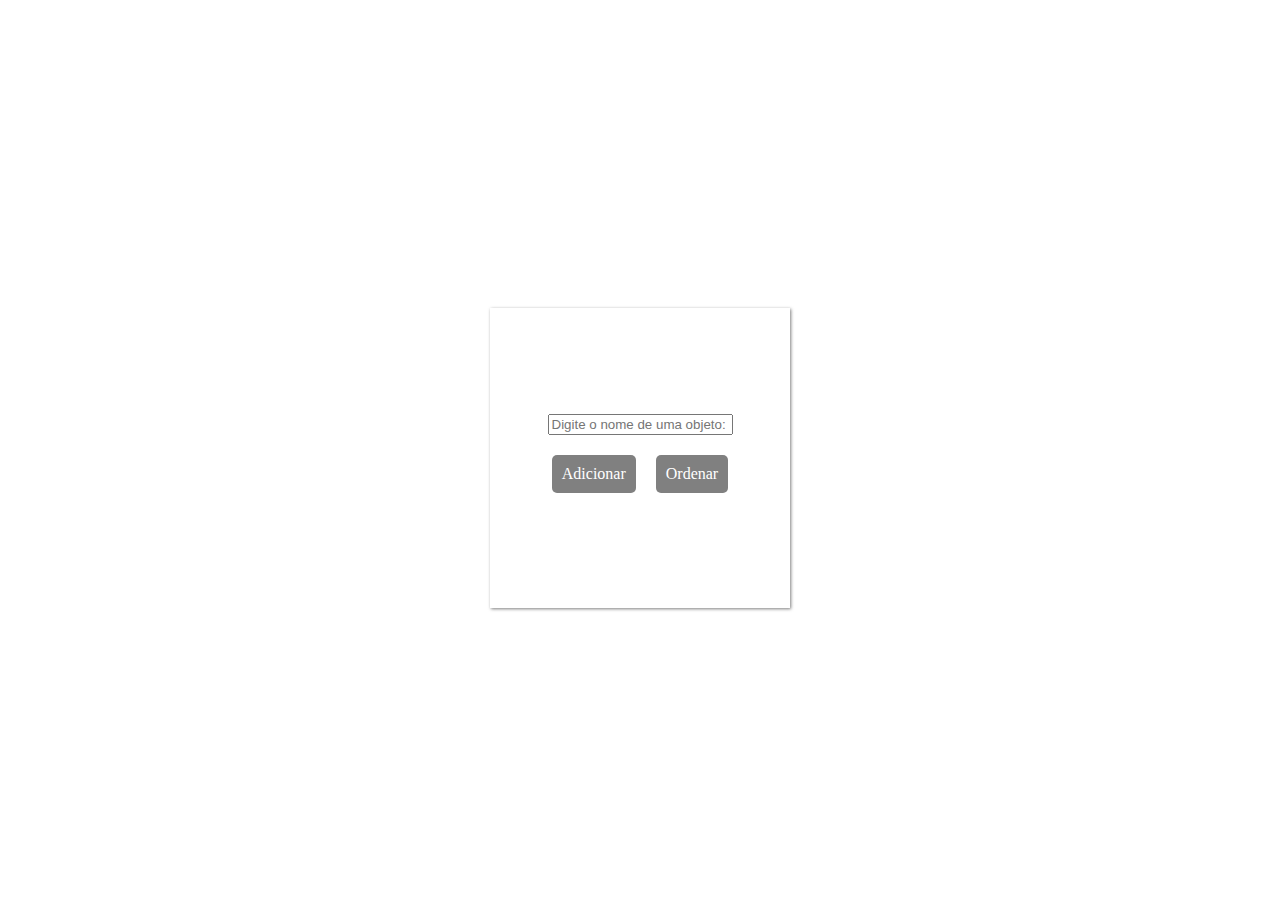
<file: Javascript/Exercício 10/index.html>
<!DOCTYPE html>
<html lang="en">
<head>
    <meta charset="UTF-8">
    <meta name="viewport" content="width=device-width, initial-scale=1.0">
    <title>Lista de elementos</title>
    <style>
        body{
            height: 100vh;
            display: flex;
            justify-content: center;
            align-items: center;
        }

        .container{
            display: flex;
            justify-content: center;
            align-items: center;
            flex-direction: column;
            box-shadow: 1px 1px 3px rgba(0, 0, 0, .5);
            width: 300px;
            height: 300px;
        }

        .btn-box{
            margin-top: 10px;
            display: flex;
            justify-content: center;
            align-items: center;
        }

        a{
            text-decoration: none;
            padding: 10px;
            background-color: grey;
            margin: 10px;
            border-radius: 5px;
            color: white;
            transition: background-color .25s linear;
        }
        a:hover{
            background-color: rgba(0, 0, 0, .7);
        }
        
    </style>
</head>
<body>
    <div class="container">
        <input type="text" name="texto" id="texto" placeholder="Digite o nome de uma objeto: ">
        <div class="btn-box">
            <a id="btn-adc" href="#">Adicionar</a> 
            <a id="btn-ord" href="#">Ordenar</a>
        </div>
    </div>

    <script>

        //Botão adicionar 
        let btnAdc = document.querySelector('#btn-adc')
        //Botão Ordenar
        let btnOrd = document.querySelector('#btn-ord')
        //Input do tipo texto 
        let field = document.querySelector('#texto')
        //Lista de objetos que serão inseridos no campo input
        let lista = []

        //Quando o usuário clicar no botão adicionar a função abaixo será executada
        btnAdc.addEventListener('click', () => {
            //Valor do campó input será adicionado a várial
            let textField = field.value.trim().toLowerCase()
            //Limpa o campo input
            field.value = ''
            //Se o usuário digitar uma string vazia uma mensagem será exibida
            if(textField == ""){
                alert('Informe um valor válido!')
            //Se o usuário digitar um elemento que já existe no array uma mensagem será exibida
            }else if(lista.indexOf(textField) != -1){
                alert('O valor já foi informado!')
            //O valor digita no campo está correto é será adicionado ao array
            }else{
                alert('Objeto já foi adicionado!!')
                lista.push(textField)
            }
            

            

            console.log("Verificando lista: " + lista)
        })

        //Quando o usuário clicar no botão ordenar a função abaixo será executada
        btnOrd.addEventListener('click', () => {
            //Ordena o array em ordem alfabetica 
            lista.sort()

            console.log("A lista foi ordenada com sucesso!! " + lista)
        })

    </script>
</body>
</html>
</file>
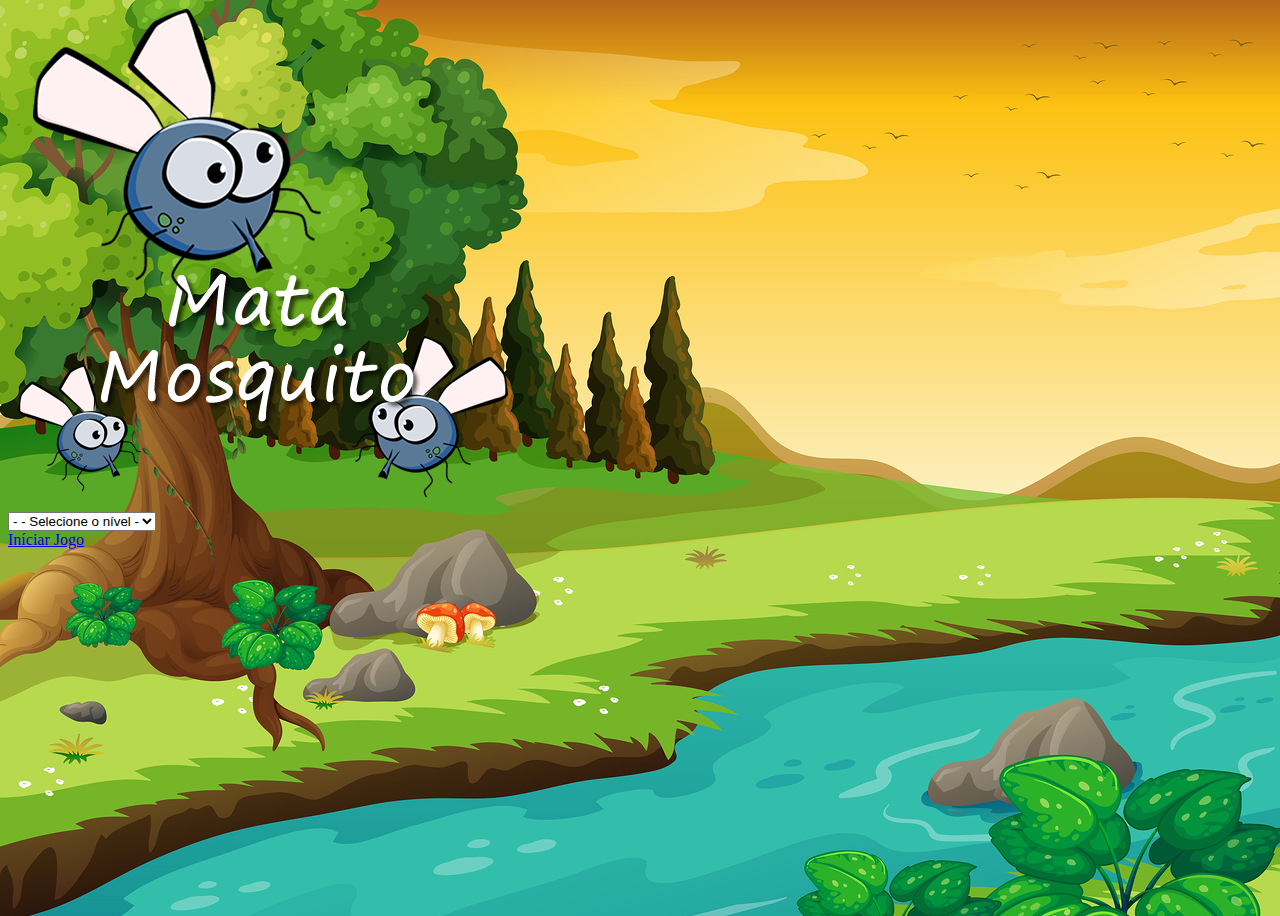
<file: Javascript/Exercício 12 - Mata Mosquito/index.html>
<!doctype html>
<html lang="pt-br">
  <head>
    <!-- Required meta tags -->
    <meta charset="utf-8">
    <meta name="viewport" content="width=device-width, initial-scale=1, shrink-to-fit=no">

    <!-- Bootstrap CSS -->
    <link rel="stylesheet" href="https://cdn.jsdelivr.net/npm/bootstrap@4.6.0/dist/css/bootstrap.min.css" integrity="sha384-B0vP5xmATw1+K9KRQjQERJvTumQW0nPEzvF6L/Z6nronJ3oUOFUFpCjEUQouq2+l" crossorigin="anonymous">

    <!-- CSS Externo -->
    <link rel="stylesheet" href="css/style.css">

    <title>Mata Mosquito</title>
  </head>
  <body id="principal">

    <div class="container d-flex justify-content-center flex-column align-items-center">
        <div class="box-mosquito">
            <img src="img/game.png" alt="">
        </div>
        <div>
            <select class="form-control" name="level" id="level">
                <option value="" selected disabled> - - Selecione o nível - </option>
                <option value="normal">Normal</option>
                <option value="dificio">Difícil</option>
                <option value="chucknorris">Chuck Norris</option>
            </select>
        </div>
        <a id='btn-level' class="btn btn-danger mt-2" href="#">Iníciar Jogo</a>
    </div>

    <script src="./js/principal.js"></script>
    <!-- Optional JavaScript; choose one of the two! -->

    <!-- Option 1: jQuery and Bootstrap Bundle (includes Popper) -->
    <script src="https://code.jquery.com/jquery-3.5.1.slim.min.js" integrity="sha384-DfXdz2htPH0lsSSs5nCTpuj/zy4C+OGpamoFVy38MVBnE+IbbVYUew+OrCXaRkfj" crossorigin="anonymous"></script>
    <script src="https://cdn.jsdelivr.net/npm/bootstrap@4.6.0/dist/js/bootstrap.bundle.min.js" integrity="sha384-Piv4xVNRyMGpqkS2by6br4gNJ7DXjqk09RmUpJ8jgGtD7zP9yug3goQfGII0yAns" crossorigin="anonymous"></script>

    <!-- Option 2: Separate Popper and Bootstrap JS -->
    <!--
    <script src="https://code.jquery.com/jquery-3.5.1.slim.min.js" integrity="sha384-DfXdz2htPH0lsSSs5nCTpuj/zy4C+OGpamoFVy38MVBnE+IbbVYUew+OrCXaRkfj" crossorigin="anonymous"></script>
    <script src="https://cdn.jsdelivr.net/npm/popper.js@1.16.1/dist/umd/popper.min.js" integrity="sha384-9/reFTGAW83EW2RDu2S0VKaIzap3H66lZH81PoYlFhbGU+6BZp6G7niu735Sk7lN" crossorigin="anonymous"></script>
    <script src="https://cdn.jsdelivr.net/npm/bootstrap@4.6.0/dist/js/bootstrap.min.js" integrity="sha384-+YQ4JLhjyBLPDQt//I+STsc9iw4uQqACwlvpslubQzn4u2UU2UFM80nGisd026JF" crossorigin="anonymous"></script>
    -->
  </body>
</html>
</file>
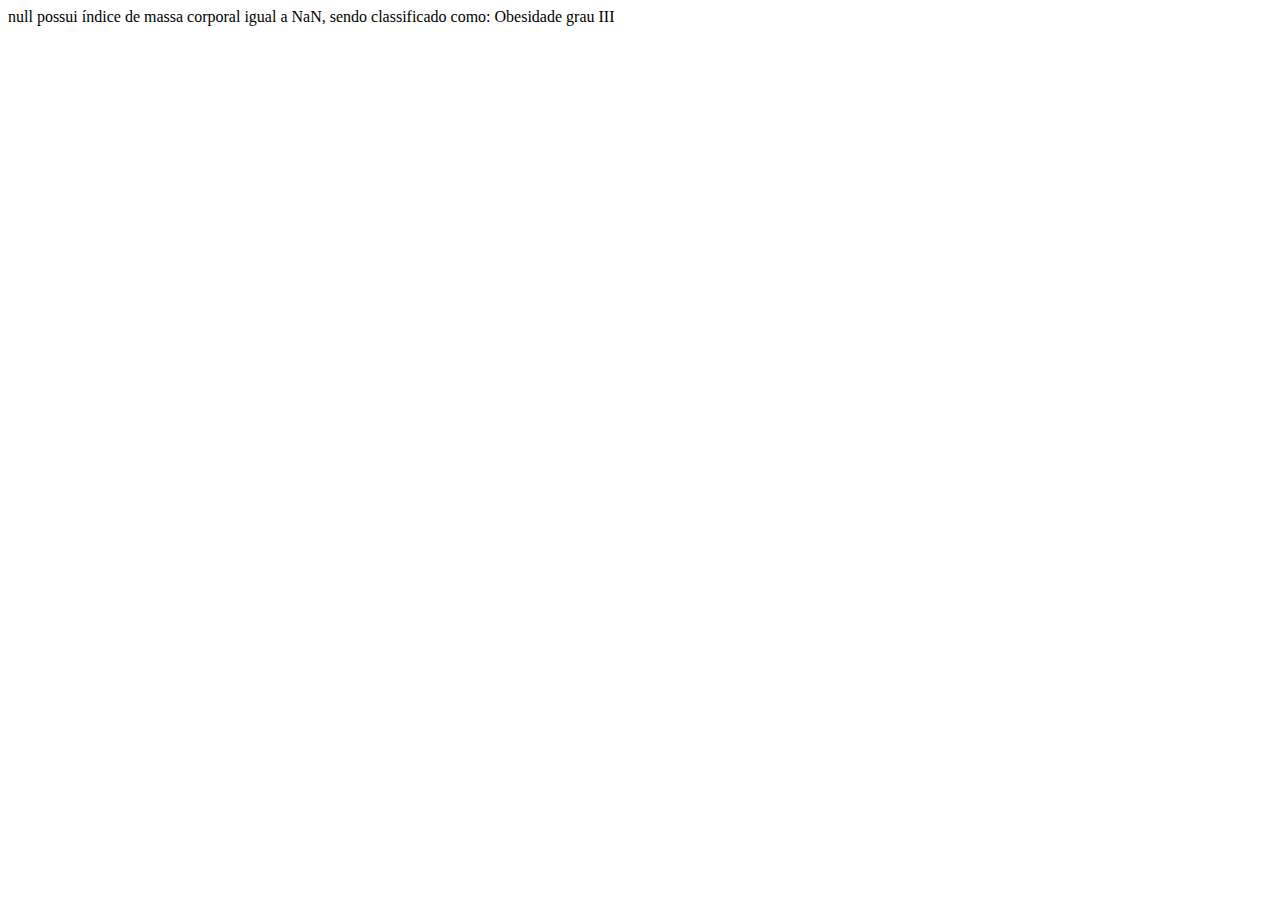
<file: Javascript/Exercício 3/index.html>
<!DOCTYPE html>
<html lang="pt-br">
<head>
    <meta charset="UTF-8">
    <meta name="viewport" content="width=device-width, initial-scale=1.0">
    <title>IMC</title>
    <script>

        // a) Se M estiver abaixo de 16 : Baixo peso muito grave
        // b) Se M estiver entre 16 e 16,99: Baixo peso grave
        // c) Se M estiver entre 17 e 18,49: Baixo peso
        // d) Se M estiver entre 18,50 e 24,99: Peso normal
        // e) Se M estiver entre 25 e 29,99: Sobrepeso
        // f) Se M estiver entre 30 e 34,99: Obesidade grau I
        // g) Se M estiver entre 35 e 39,99: Obesidade grau II
        // h) Se M for maior que 40: Obesidade grau III
        // 8) Ao término o sistema deve fornecer a seguinte saída para o usuário:
        // “<Nome> possui índice de massa corporal igual a <m>, sendo classificado como:
        // <classificacao>.”
        // *As informações em vermelho são variáveis e devem ser substituídas pelos seus respectivos
        // valores calculadas dentro da aplicação.

        var nome = prompt('Digite o seu nome: ')
        var alt = parseFloat(prompt('Digite o valor da sua altura Em centímetros: '))
        var peso = parseFloat(prompt('Digite o valor do seu peso: '))
        var imc

        imc = peso/(toMetros(alt)*toMetros(alt))

        function toMetros(alt){
            return alt/100.00 
        }

        function resultado(clas){
            document.write(nome + ' possui índice de massa corporal igual a ' + imc + ', sendo classificado como: ' + clas)
        }

        
        if(imc < 16){
            resultado('Baixo peso muito grave')
        }else if(imc > 16 && imc < 16.99){
            resultado('Baixo peso grave')
        }else if(imc > 17 && imc < 18.49){
            resultado('Baixo peso')
        }else if(imc > 18.50 && imc < 24.99){
            resultado('Peso normal')
        }else if(imc > 25 && imc < 29.99){
            resultado('Sobrepeso')
        }else if(imc > 30 && imc < 34.99){
            resultado('Obesidade grau I')
        }else if(imc > 35 && imc < 39.99){
            resultado('Obesidade grau II')
        }else {
            resultado('Obesidade grau III')
        }


    </script>
</head>
<body>
    
</body>
</html>
</file>
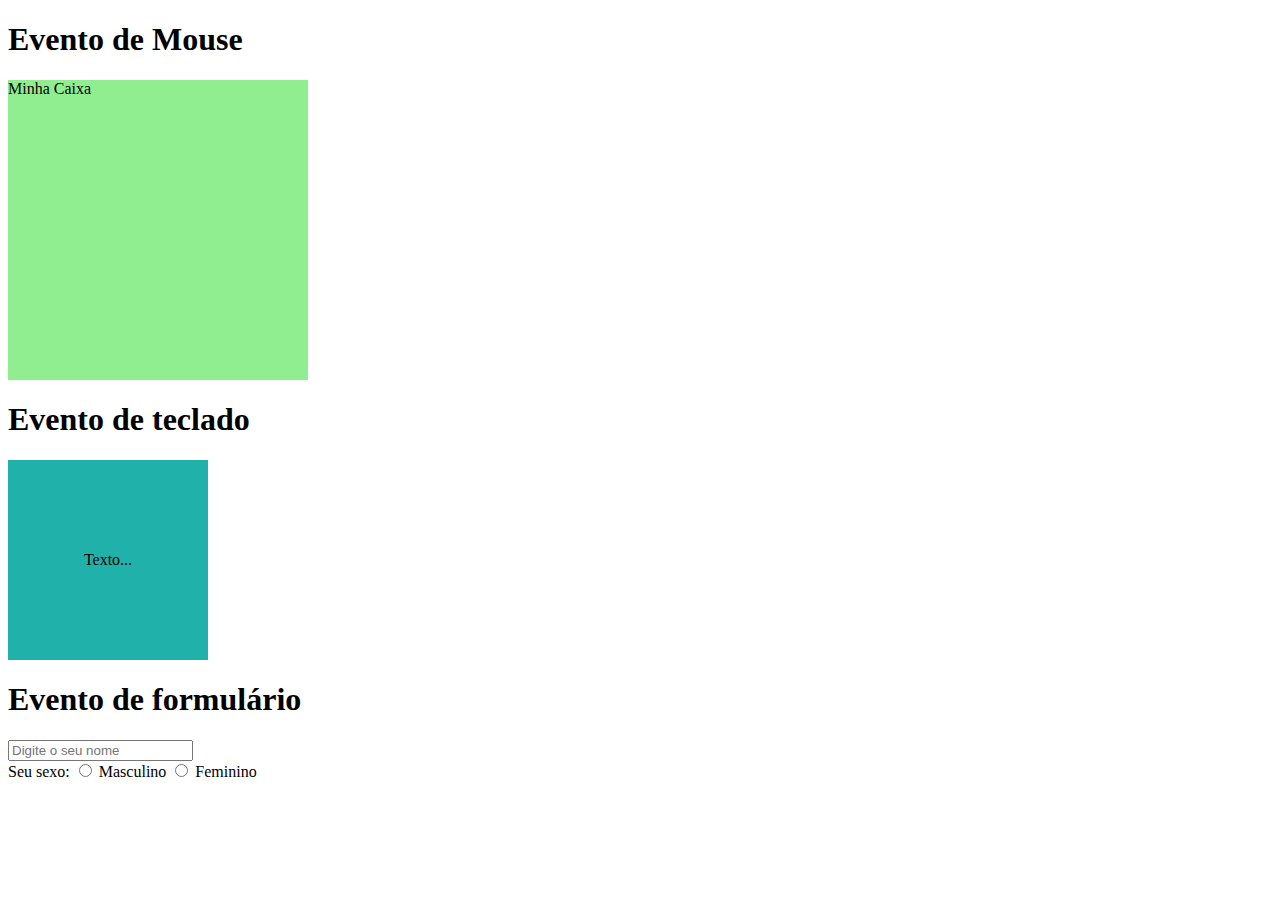
<file: Javascript/Exercício 5/index.html>
<!DOCTYPE html>
<html lang="pt-br">
<head>
    <meta charset="UTF-8">
    <meta name="viewport" content="width=device-width, initial-scale=1.0">
    <title>Eventos</title>
    <style>
        .box-1{
            width: 300px;
            height: 300px;
            background-color:lightgreen;
        }

        .box-2{
            display: flex;
            justify-content: center;
            align-items: center;
            width: 200px;
            height: 200px;
            background-color: lightseagreen;
        }
    </style>
</head>
<body id="home">
    <h1>Evento de Mouse</h1>
    <div class="box-1">
        Minha Caixa
    </div>

    <h1>Evento de teclado</h1>
    <div class="box-2">
        Texto... 
    </div>

    <h1>Evento de formulário</h1>
    <div>
        <input type="text" name="nome" id="nome" placeholder="Digite o seu nome">
    </div>

    <label>Seu sexo:</label>
    <input  class="radio" type="radio" value="masculino" name="sexo" id="masculino">
    <label for="masculino">Masculino</label>
    <input  class="radio" type="radio" value="feminino" name="sexo" id="feminino">
    <label for="feminino">Feminino</label>
    
    <script>
        //Box 1 
        let myBox = document.querySelector('.box-1')
        
        //Box 2
        let myBox2 = document.querySelector('.box-2')

        //Input Text
        let myInput = document.querySelector('#nome')

        let myInput2 = document.querySelector('.radio')

        //Evento de Clique
        myBox.addEventListener('click', () => {
            myBox.style.backgroundColor = 'red'
        })

        // Evento de duplo clique
        myBox.addEventListener('dblclick', () =>{
            myBox.style.backgroundColor = 'blue'
        })

        // Soltar o botão do mouse
        myBox.addEventListener('mouseup', () => {
            myBox.style.backgroundColor = 'pink'
        })

        // Mouse sobre o Elemento
        myBox.addEventListener('mouseover', () => {
            myBox.style.backgroundColor = 'green'
        })

        // Quando o mouse sai do elemento

        myBox.addEventListener('mouseout', () => {
            myBox.style.backgroundColor = 'grey'
        })


        //########################################

        //Apertando uma tecla
        window.addEventListener('keydown', () => {
            myBox2.style.backgroundColor = 'pink'
        })
        
        //Soltar tecla 
        window.addEventListener('keyup', () => {
            myBox2.style.backgroundColor = 'red'
        })

        //########################################

        //Quando a tela é redimensionada
        window.addEventListener('resize', () => {
            document.body.style.backgroundColor = 'grey'
        })

        //Quando a página é rolada
        window.addEventListener('scroll', () => {
            document.body.style.backgroundColor = 'lightblue'
        })

        //########################################

        //Quando clico no elemento
        myInput.addEventListener('focus', () => {
            myInput.style.backgroundColor = 'pink'
        })

        //Quando saio do elemento
        myInput.addEventListener('blur', () => {
            myInput.style.backgroundColor = 'red'
        })

        //Quando saio do elemento
        myInput2.addEventListener('change', () => {
            console.log('I change!')
        })
    </script>
</body>
</html>
</file>
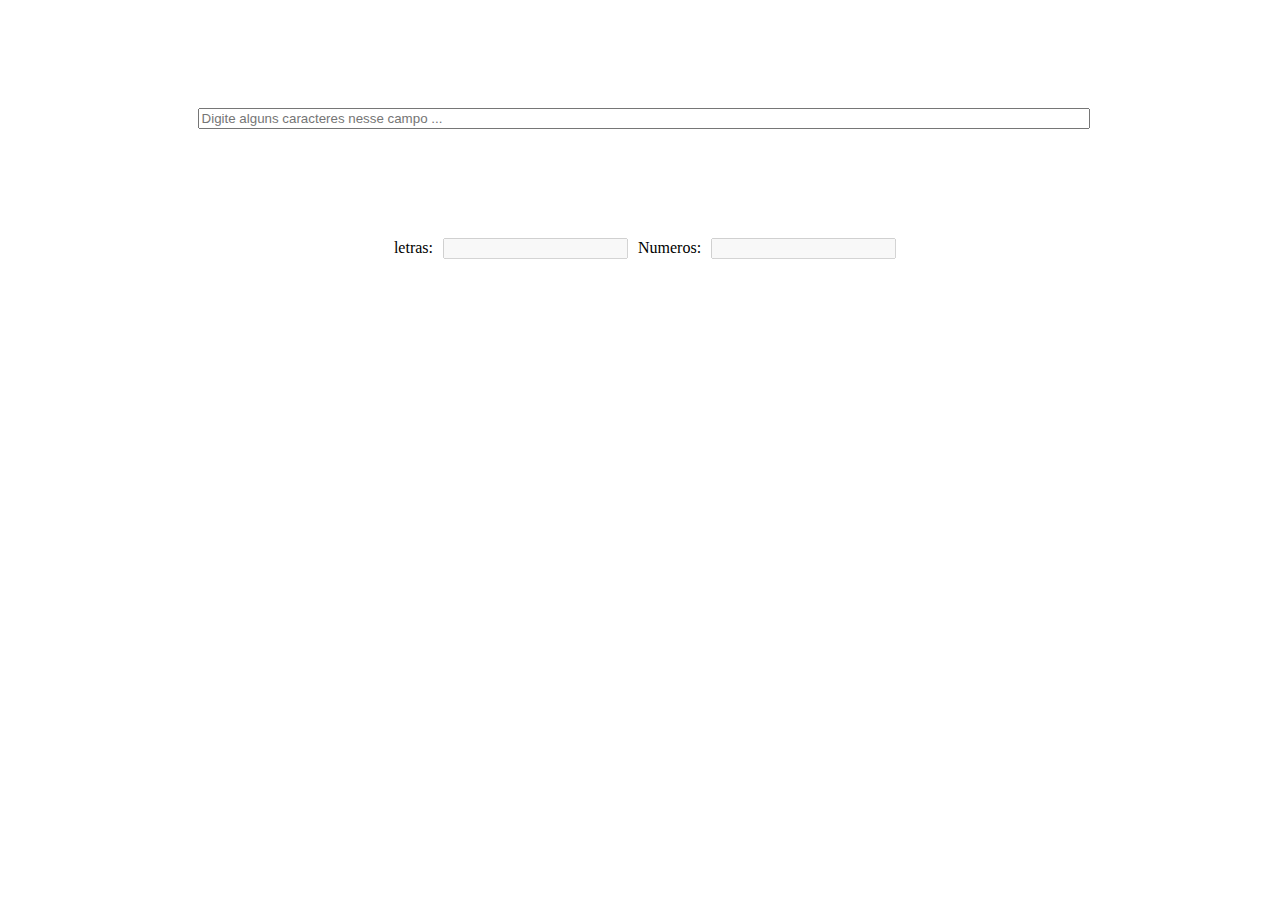
<file: Javascript/Exercício 6/index.html>
<!DOCTYPE html>
<html lang="pt-br">
<head>
    <meta charset="UTF-8">
    <meta name="viewport" content="width=device-width, initial-scale=1.0">
    <title>DOM</title>
    <style>

        body{
            display: flex;
            justify-content: center;
            align-items: center;
            flex-direction: column;
        }
        .container{
            margin-top: 100px;
            width: 70%;
        }

        #texto{
            width: 100%;
        }

        .box{
            display: flex;
            justify-content: center;
            align-items: center;
        }

        label{
            margin: 10px;
        }
    </style>
</head>
<body>
    <div class="container">
        <input type="text" name="texto" id="texto" placeholder="Digite alguns caracteres nesse campo ...">
    </div>

    <div class="container box">
        <label for="">letras: </label>
        <input type="text" name="letras" id="letras" disabled>
        <label for="">Numeros: </label>
        <input type="text" name="numeros" id="numeros" disabled>
    </div>
    
    <script>
        let inputField = document.querySelector('#texto')
        let inputTexto = document.querySelector('#letras')
        let inputNumeros = document.querySelector('#numeros')

        inputField.addEventListener('keyup', () =>{
            let carater = inputField.value 

            if(
                carater == '0' ||
                carater == '1' ||
                carater == '2' ||
                carater == '3' ||
                carater == '4' ||
                carater == '5' ||
                carater == '6' ||
                carater == '7' ||
                carater == '8' ||
                carater == '9'
            ){
                inputNumeros.value += carater
            }else{
                inputTexto.value += carater
            }

            inputField.value = ""
        })
    </script>
</body>
</html>
</file>
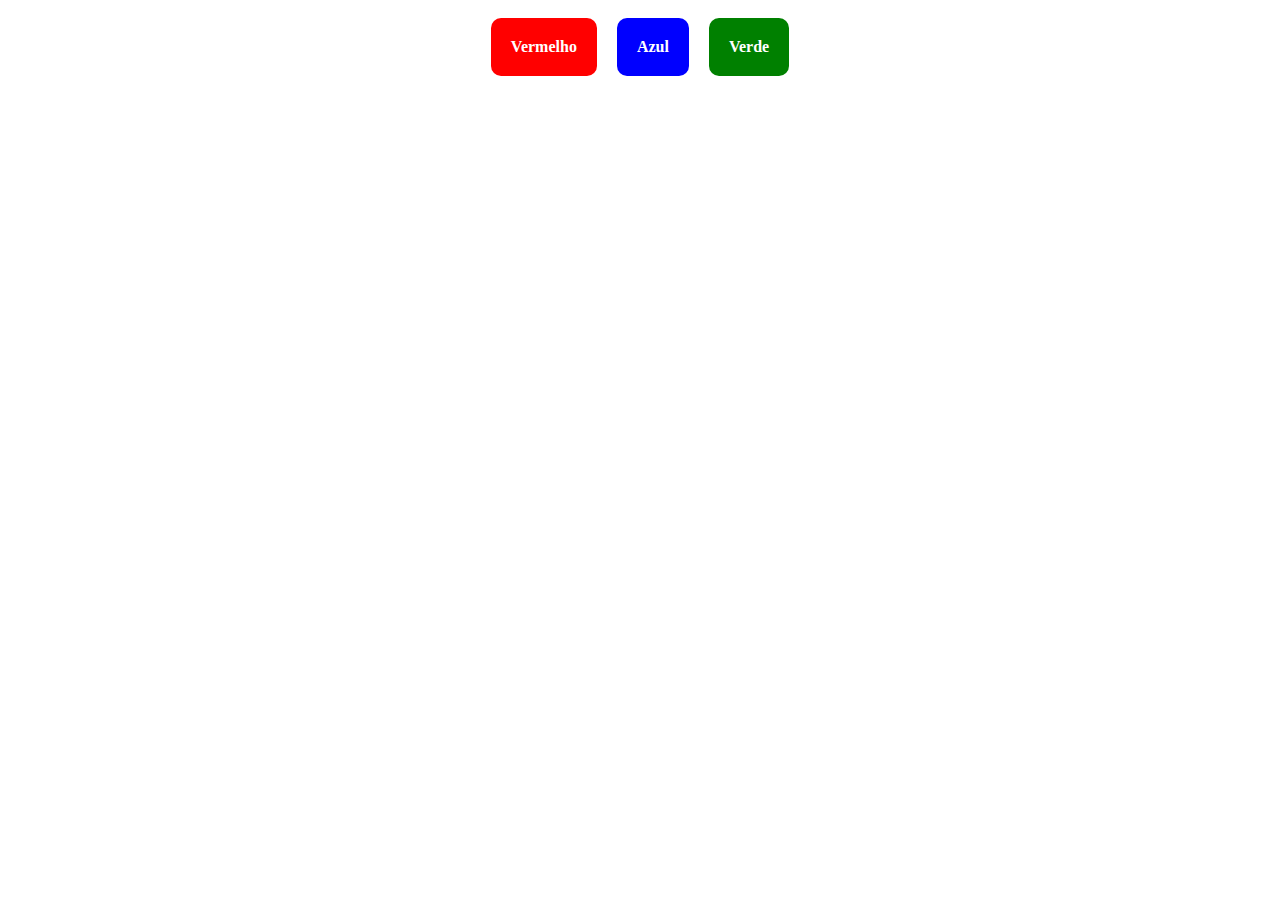
<file: Javascript/Exercício 7/index.html>
<!DOCTYPE html>
<html lang="pt-br">
<head>
    <meta charset="UTF-8">
    <meta name="viewport" content="width=device-width, initial-scale=1.0">
    <title>Mudando estilo por meio do DOM</title>
    <style>

        body{
            display: flex;
            justify-content: center;
            align-items: center;
            flex-direction: column;
        }

        .container{
            display: flex;
            justify-content: center;
            align-self: center;
        }
        a{
            padding: 20px;
            margin: 10px;
            text-decoration: none;
            color: white;
            font-weight: 700;
            border-radius: 10px;
            transition: all .25s linear;
        }
        a:nth-child(1){
            background-color: red;
        }

        a:nth-child(2){
            background-color: blue;
        }

        a:nth-child(3){
            background-color: green;
        }


        a:hover{
            opacity: 0.5;
        }

        #box{
            margin-top: 10px;
            width: 300px;
            height: 300px;
            background-color: black;
            box-shadow: 1px 1px 3px black;
            color: white;
            text-transform: uppercase;
            font-weight: 700;
            justify-content: center;
            align-items: center;
            display: none;
        }
    </style>
</head>
<body>
    <div class="container">
        <a id="red" href="#">Vermelho</a>
        <a id="blue" href="#">Azul</a>
        <a id="green" href="#">Verde</a>
    </div>

    <div id="box">
        Cor Atual: Dark
    </div>

    <script>

        //Meus botões 
        let btnRed = document.querySelector('#red')
        let btnBlue = document.querySelector('#blue')
        let btnGreen = document.querySelector('#green')

        //Elemento que irá mudar a sua cor depois de clicarmos nos botões
        let changeBox = document.querySelector('#box')

        //Quando o usuário clicar sobre o botão a função abaixo será executada
        btnRed.addEventListener('click', () => {
            //Deixa a div de ID box visível
            changeBox.style.display = "flex"
            //Modifica a cor para vermelho da div de ID box
            changeBox.style.backgroundColor = 'red'
            //Modifica o texto da div de ID box
            changeBox.innerText = 'Cor Atual: Vermelha'
        })

         //Quando o usuário clicar sobre o botão a função abaixo será executada
        btnBlue.addEventListener('click', () => {
            //Deixa a div de ID box visível
            changeBox.style.display = "flex"
            //Modifica a cor para azul da div de ID box
            changeBox.style.backgroundColor = 'blue'
            //Modifica o texto da div de ID box
            changeBox.innerText = 'Cor Atual: Azul'
        })
        
         //Quando o usuário clicar sobre o botão a função abaixo será executada
        btnGreen.addEventListener('click', () => {
            //Deixa a div de ID box visível
            changeBox.style.display = "flex"
            //Modifica a cor para verde da div de ID box
            changeBox.style.backgroundColor = 'green'
            //Modifica o texto da div de ID box
            changeBox.innerText = 'Cor Atual: Verde'
        })

    </script>
</body>
</html>
</file>
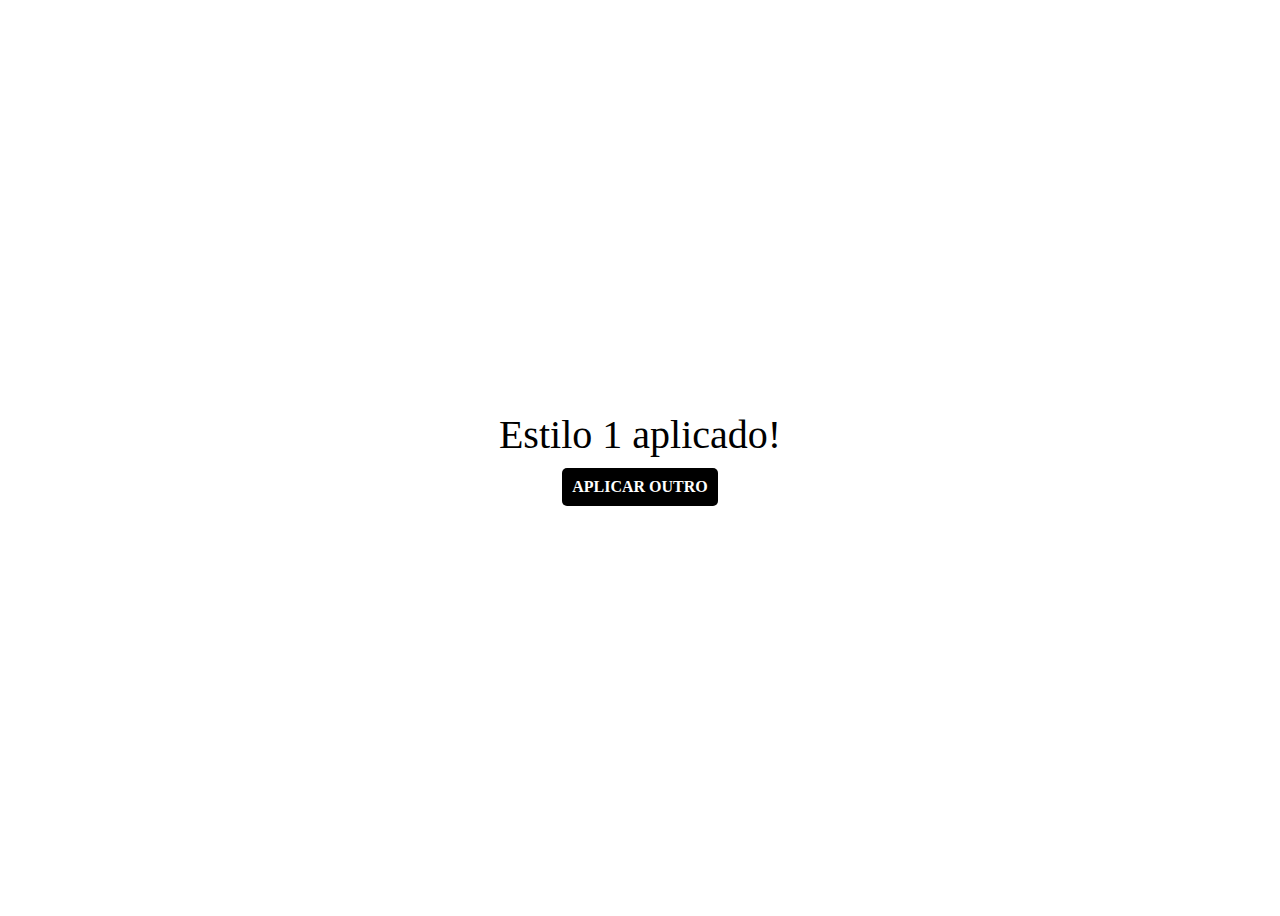
<file: Javascript/Exercício 8/index.html>
<!DOCTYPE html>
<html lang="pt-br">
<head>
    <meta charset="UTF-8">
    <meta name="viewport" content="width=device-width, initial-scale=1.0">
    <title>Adicionando Classe aos elementos</title>
    <style>
        body{
            display: flex;
            justify-content: center;
            align-items: center;
            flex-direction: column;
            height: 100vh;
        }

        .estilo1{
            font-size: 40px;
        }

        .estilo2{
            background-color: rgba(0, 0, 0, .5);
            color: white;
            text-transform: uppercase;
            font-weight: 700;
            padding: 20px;
        }
        a{
            padding: 10px;
            margin-top: 10px;
            background-color: black;
            border-radius: 5px;
            color: white;
            font-weight: 700;
            text-transform: uppercase;
        }

    </style>
</head>
<body>
    <div class="estilo1">Estilo 1 aplicado!</div>
    <a id="btn">Aplicar outro</a>

    <script>
        let btn = document.querySelector('#btn')
        let text = document.querySelector('.estilo1')

        btn.addEventListener('click', () => {
            text.className = 'estilo2'
            text.innerText = 'Estilo 2 aplicado!'
        })
    </script>
</body>
</html>
</file>
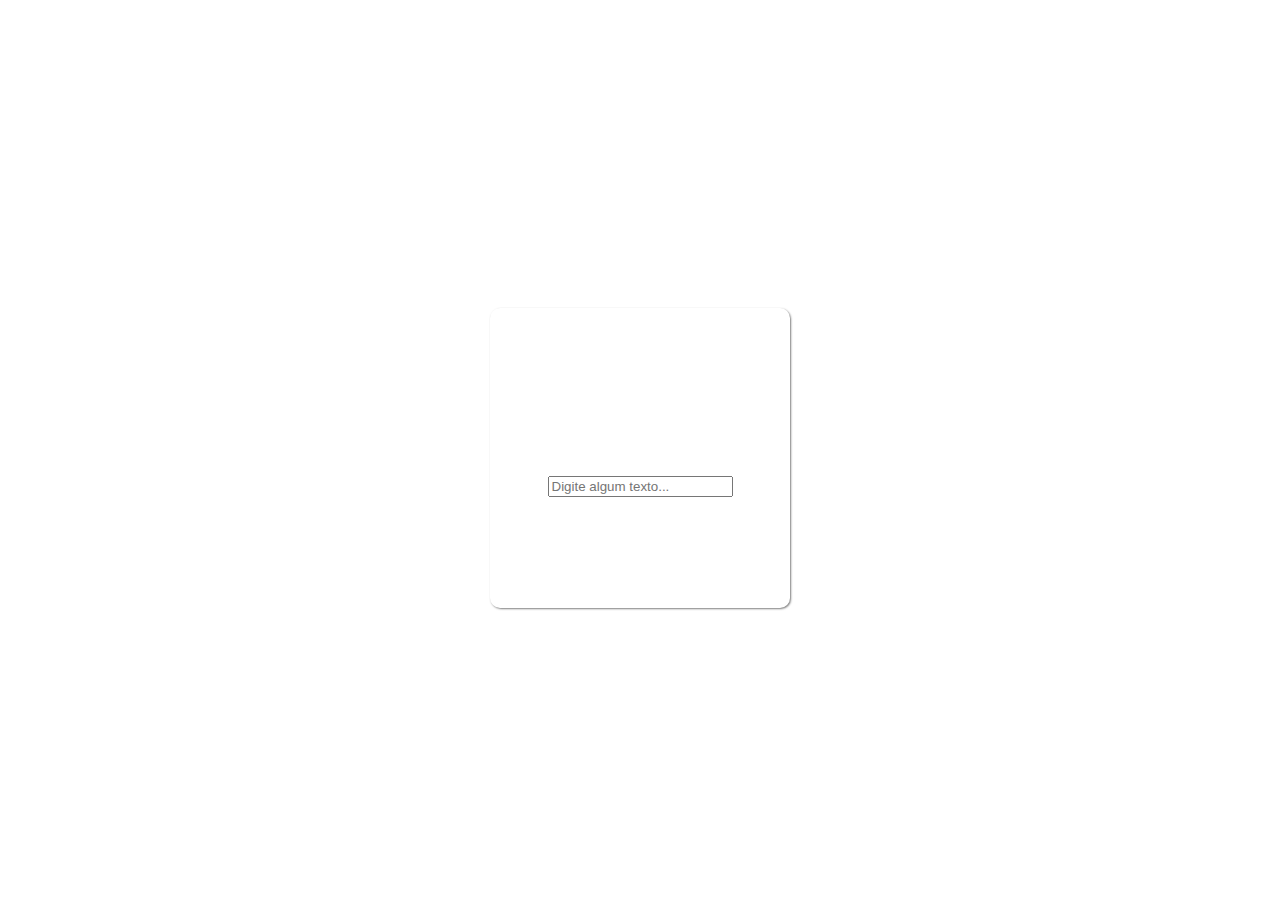
<file: Javascript/Exercício 9/index.html>
<!DOCTYPE html>
<html lang="pt-br">
<head>
    <meta charset="UTF-8">
    <meta name="viewport" content="width=device-width, initial-scale=1.0">
    <title> Exercícios usando eventos </title>
    <style>
        body{
            height: 100vh;
            display: flex;
            justify-content: center;
            align-items: center;
            
        }

        .container{
            width: 300px;
            height: 300px;
            box-shadow: 1px 1px 2px rgba(0, 0, 0, 0.5);
            border-radius: 10px;
            display: flex;
            justify-content: center;
            align-items: center;
            flex-direction: column;
        }

        #msg{
            text-align: center;
            padding: 10px;
        }
    </style>
</head>
<body>

    
    <div class="container">
        <h3 id="msg"></h3>
        <input type="text" name="texto" id="texto" placeholder="Digite algum texto...">
    </div>

    <script>
        let box = document.querySelector('#texto')
        let msg = document.querySelector('#msg')

        //Quando entramos no campo o evento abaixo é ativado
        box.addEventListener('focus', () => {
            //Muda a cor de fundo do elemento input
            box.style.backgroundColor = 'yellow'
        })

        //Quando saimos no campo o evento abaixo é ativado
        box.addEventListener('blur', () => {
            
            //Resgata o texto contido no input text, remove os espaços em branco no inicio é fim
            //E também retorna a quantidade de caracter dentro da string 
            let numOfChar = box.value.trim().length

            if(numOfChar <= 3){
                box.style.backgroundColor = 'red'
                msg.innerText = 'Erro, quantidade de caracteres inferior ao valor mínimo!!'

            }else{
                box.style.backgroundColor = 'green'
                msg.innerText = 'Finalizado com sucesso!!'
            }
        })
        
    </script>
</body>
</html>
</file>
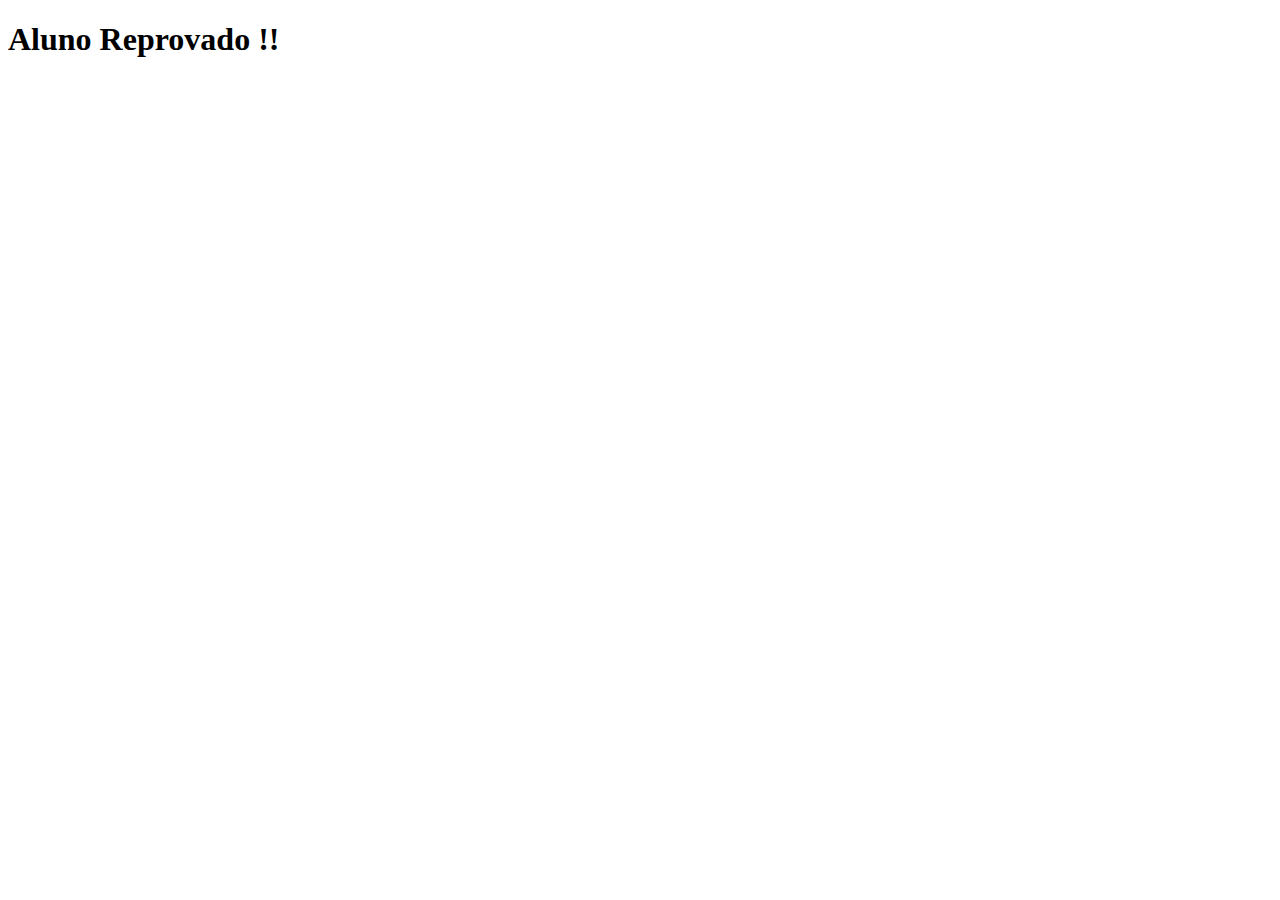
<file: Curso-dev-udemy/Javascript/Exercício 1/index.html>
<!DOCTYPE html>
<html lang="pt-br">
<head>
    <meta charset="UTF-8">
    <meta name="viewport" content="width=device-width, initial-scale=1.0">
    <title> Media Aluno</title>
    <script>
        var n1 = parseInt(prompt('Digite a primeira nota do aluno: '))
        var n2 = parseInt(prompt('Digite a Segunda nota do aluno: '))
        var numero_de_faltas = parseInt(prompt('Número de faltas: '))
        var media
        var faltas_max = 15
    
        media = (n1 + n2)/2
    
        if(numero_de_faltas >= faltas_max){
            document.write('<h1> Aluno Reprovado !! </h1>')
        }else{
            if(media >= 6 && media <= 10){
                document.write('<h1> Aluno Aprovado !! </h1>')
            }else if(media > 4 && media <= 6){
                document.write('<h1> Aluno em Recuperação !! </h1>')
            }else{
                document.write('<h1> Aluno Reprovado !! </h1>')
            }
        }
    
        console.log('Fim')
        
    </script>
</head>
<body>


    
</body>
</html>
</file>
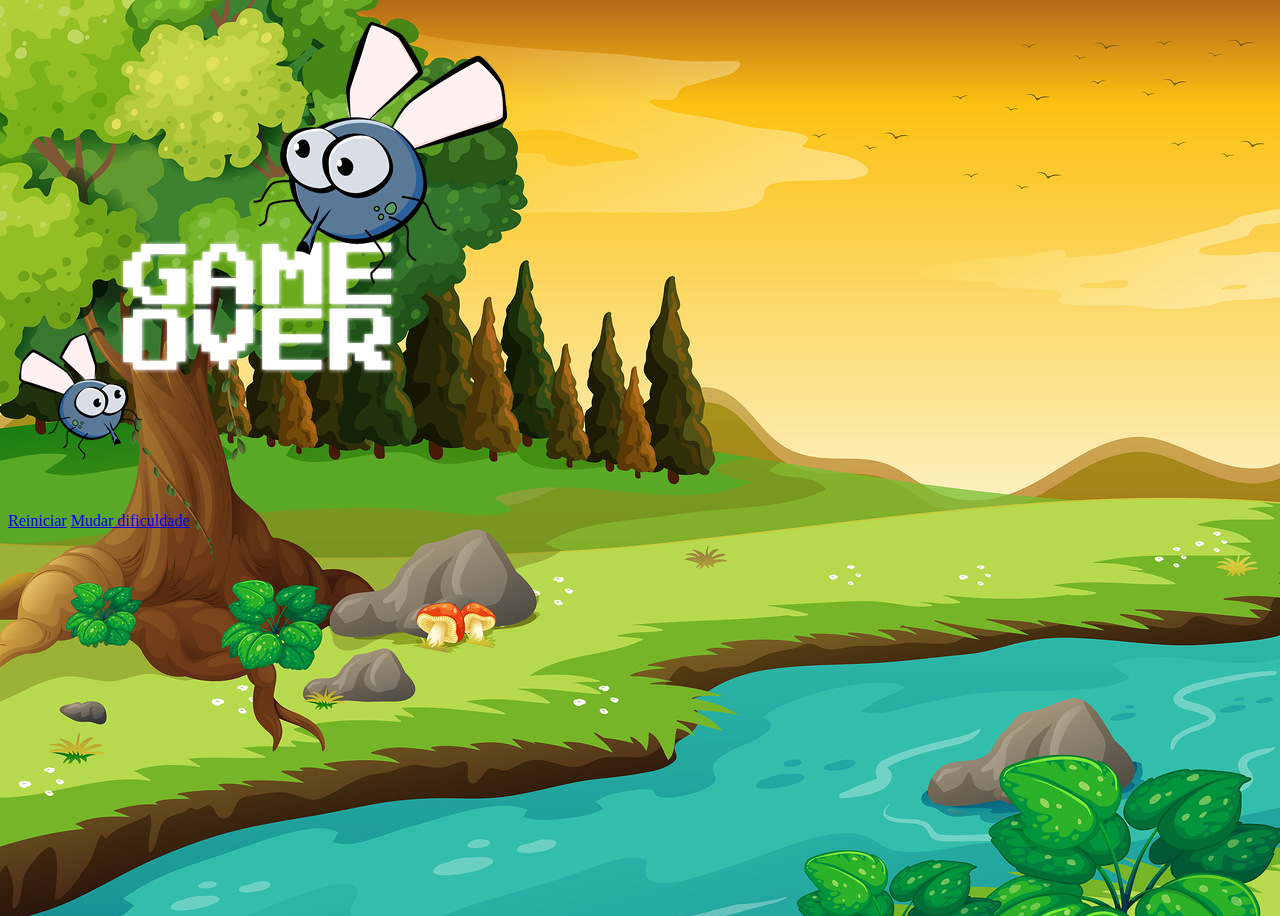
<file: Javascript/Exercício 12 - Mata Mosquito/game_over.html>
<!doctype html>
<html lang="pt-br">
  <head>
    <!-- Required meta tags -->
    <meta charset="utf-8">
    <meta name="viewport" content="width=device-width, initial-scale=1, shrink-to-fit=no">

    <!-- Bootstrap CSS -->
    <link rel="stylesheet" href="https://cdn.jsdelivr.net/npm/bootstrap@4.6.0/dist/css/bootstrap.min.css" integrity="sha384-B0vP5xmATw1+K9KRQjQERJvTumQW0nPEzvF6L/Z6nronJ3oUOFUFpCjEUQouq2+l" crossorigin="anonymous">

    <!-- CSS Externo -->
    <link rel="stylesheet" href="css/style.css">

    <title>Mata Mosquito</title>
  </head>
  <body id="principal">

    <div class="container d-flex justify-content-center flex-column align-items-center">
        <div class="box-mosquito">
            <img src="img/game_over.png" alt="">
        </div>
        <div >
          <a class="btn btn-dark btn-lg mt-2" href="game_page.html">Reiniciar</a>
          <a class="btn btn-dark btn-lg mt-2" href="index.html">Mudar dificuldade</a>
        </div>
        
    </div>

    <!-- Optional JavaScript; choose one of the two! -->

    <!-- Option 1: jQuery and Bootstrap Bundle (includes Popper) -->
    <script src="https://code.jquery.com/jquery-3.5.1.slim.min.js" integrity="sha384-DfXdz2htPH0lsSSs5nCTpuj/zy4C+OGpamoFVy38MVBnE+IbbVYUew+OrCXaRkfj" crossorigin="anonymous"></script>
    <script src="https://cdn.jsdelivr.net/npm/bootstrap@4.6.0/dist/js/bootstrap.bundle.min.js" integrity="sha384-Piv4xVNRyMGpqkS2by6br4gNJ7DXjqk09RmUpJ8jgGtD7zP9yug3goQfGII0yAns" crossorigin="anonymous"></script>

    <!-- Option 2: Separate Popper and Bootstrap JS -->
    <!--
    <script src="https://code.jquery.com/jquery-3.5.1.slim.min.js" integrity="sha384-DfXdz2htPH0lsSSs5nCTpuj/zy4C+OGpamoFVy38MVBnE+IbbVYUew+OrCXaRkfj" crossorigin="anonymous"></script>
    <script src="https://cdn.jsdelivr.net/npm/popper.js@1.16.1/dist/umd/popper.min.js" integrity="sha384-9/reFTGAW83EW2RDu2S0VKaIzap3H66lZH81PoYlFhbGU+6BZp6G7niu735Sk7lN" crossorigin="anonymous"></script>
    <script src="https://cdn.jsdelivr.net/npm/bootstrap@4.6.0/dist/js/bootstrap.min.js" integrity="sha384-+YQ4JLhjyBLPDQt//I+STsc9iw4uQqACwlvpslubQzn4u2UU2UFM80nGisd026JF" crossorigin="anonymous"></script>
    -->
  </body>
</html>
</file>
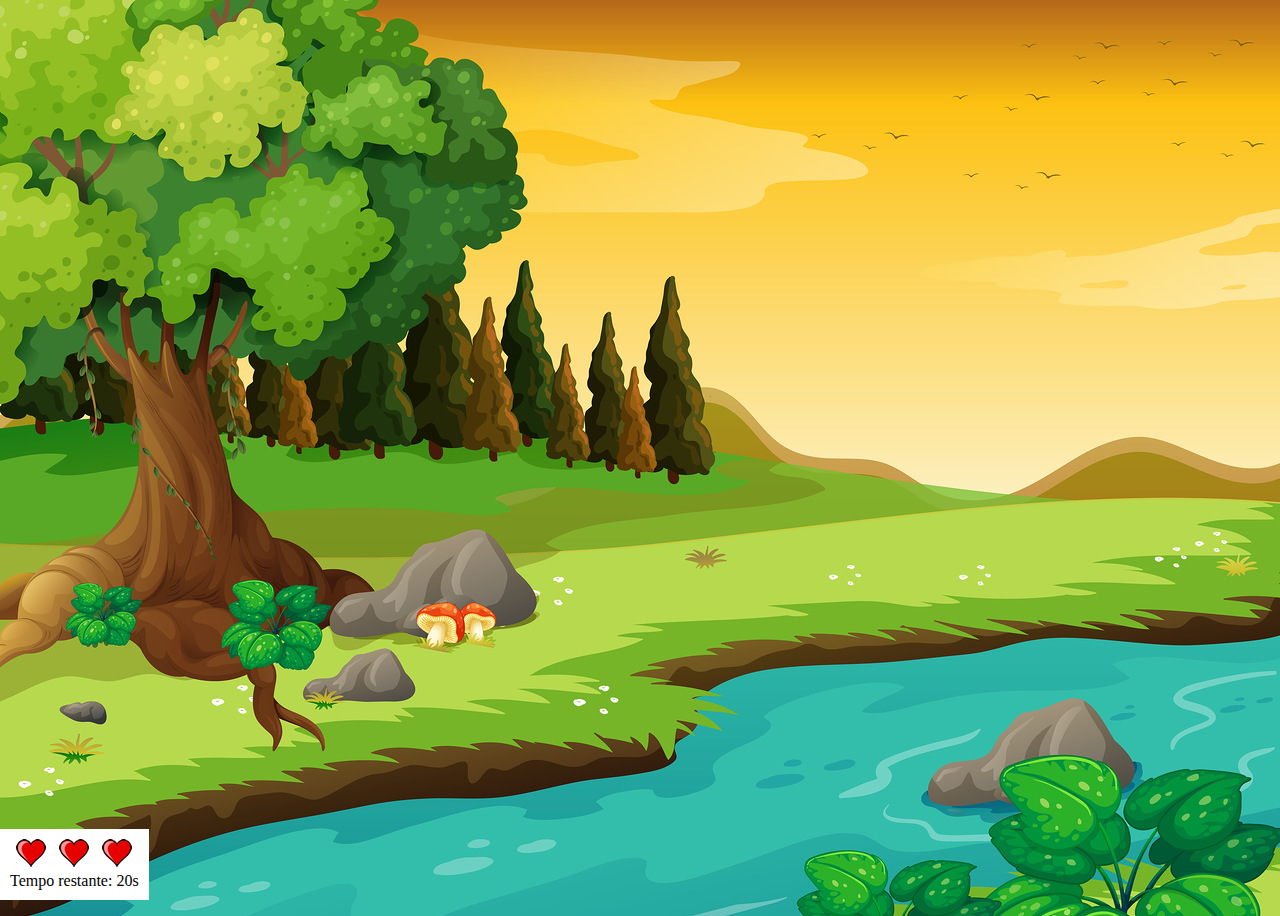
<file: Javascript/Exercício 12 - Mata Mosquito/game_page.html>
<!doctype html>
<html lang="pt-br">
  <head>
    <!-- Required meta tags -->
    <meta charset="utf-8">
    <meta name="viewport" content="width=device-width, initial-scale=1, shrink-to-fit=no">

    <!-- Bootstrap CSS -->
    <link rel="stylesheet" href="https://cdn.jsdelivr.net/npm/bootstrap@4.6.0/dist/css/bootstrap.min.css" integrity="sha384-B0vP5xmATw1+K9KRQjQERJvTumQW0nPEzvF6L/Z6nronJ3oUOFUFpCjEUQouq2+l" crossorigin="anonymous">

    <!-- CSS Externo -->
    <link rel="stylesheet" href="./css/style.css">

    <title>Mata Mosquito</title>
  </head>
  <body id="game">

    <div class="painel">

      <div class="vidas">
        <img class="vida1" src="./img/coracao_cheio.png">
        <img class="vida2" src="./img/coracao_cheio.png">
        <img class="vida3" src="./img/coracao_cheio.png">
      </div>

      <div class="cronometro">
        Tempo restante: 20s
      </div>
    </div>

    <script>
    
        let altura = window.innerHeight
        let largura = window.innerWidth

        let xValue = 0
        let yValue = 0

        let sizeMosquito = 0

       //Ajustando palco do jogo
        window.addEventListener('resize', () => {
          //Captura a altuta da janela do browser
          altura = window.innerHeight
          //Captura a largura da janela do browser
          largura = window.innerWidth 
        })

        //Gerando tamanho 
        function tamanhoVariavel(){
          sizeMosquito = Math.ceil(Math.random()*150 + 50)
        }

        //Gerando posição 
        function gerandoPosicao(){
          //Gera uma posição no eixo x para a posição do mosquito - Subtraimos o valor da suas dimensoes 
          xValue = Math.ceil(Math.random()*largura) - sizeMosquito - 20 
          //Gera uma posição no eixo y para a posição do mosquito - Subtraimos o valor da suas dimensoes
          yValue = Math.ceil(Math.random()*altura) - sizeMosquito - 20
          //Se o valor for negativo o mosquito será exibido for da área do browser, 
          //o código abaixo remove essa posibilidade
          xValue = (xValue < 0) ? 0 : xValue
          yValue = (yValue < 0) ? 0 : yValue
        }

        //Virar mosquito 
        function viraMosquito(){
          
           return (Math.ceil(Math.random()*2) == 1) ? 1 : -1 
        }


        
        //Criar o mosquito
        let criandoMosquito = function (){
          //Verifica se o mosquito já existe
          if(document.querySelector('#mosquito')){
            //Remove o mosquito do DOM
            document.querySelector('#mosquito').remove()
          }

          //Chama a função que gera as dimensões do mosquito 
          tamanhoVariavel()

          //Crio o mosquito 
          let mosquito = document.createElement('img')
          //Adiciono o caminho para a imagem
          mosquito.src = 'img/mosca.png'
          //Chama a função que gera as posições aleatorias 
          gerandoPosicao()
          //Modificando o largura e altura do mosquito. As dois atribuos recebem o mesmo valor
          mosquito.style.width = sizeMosquito + 'px'
          mosquito.style.height = sizeMosquito + 'px'

          //Modificando a posição do mosquito 
          mosquito.style.left = xValue + 'px'
          mosquito.style.top = yValue + 'px'

          //O Mosquito agora pode mover por toda página - OBS: Todo elemente img recebera essa valor de position
          mosquito.style.position = 'absolute'
          //Adiciona um id ao mosquito
          mosquito.id = 'mosquito'

          //Inverte a posição do mosquito com relação ao eixo x
          viraMosquito()
          mosquito.style.transform = 'scaleX(' + viraMosquito() + ')'

          //Adiciona o elemento ao DOM
          document.body.appendChild(mosquito)
          
        }
        //Transforma a função criandoMosquito em uma função periódica
        setInterval(criandoMosquito, 2000)
        
        
    </script>

    <!-- Optional JavaScript; choose one of the two! -->

    <!-- Option 1: jQuery and Bootstrap Bundle (includes Popper) -->
    <script src="https://code.jquery.com/jquery-3.5.1.slim.min.js" integrity="sha384-DfXdz2htPH0lsSSs5nCTpuj/zy4C+OGpamoFVy38MVBnE+IbbVYUew+OrCXaRkfj" crossorigin="anonymous"></script>
    <script src="https://cdn.jsdelivr.net/npm/bootstrap@4.6.0/dist/js/bootstrap.bundle.min.js" integrity="sha384-Piv4xVNRyMGpqkS2by6br4gNJ7DXjqk09RmUpJ8jgGtD7zP9yug3goQfGII0yAns" crossorigin="anonymous"></script>

    <!-- Option 2: Separate Popper and Bootstrap JS -->
    <!--
    <script src="https://code.jquery.com/jquery-3.5.1.slim.min.js" integrity="sha384-DfXdz2htPH0lsSSs5nCTpuj/zy4C+OGpamoFVy38MVBnE+IbbVYUew+OrCXaRkfj" crossorigin="anonymous"></script>
    <script src="https://cdn.jsdelivr.net/npm/popper.js@1.16.1/dist/umd/popper.min.js" integrity="sha384-9/reFTGAW83EW2RDu2S0VKaIzap3H66lZH81PoYlFhbGU+6BZp6G7niu735Sk7lN" crossorigin="anonymous"></script>
    <script src="https://cdn.jsdelivr.net/npm/bootstrap@4.6.0/dist/js/bootstrap.min.js" integrity="sha384-+YQ4JLhjyBLPDQt//I+STsc9iw4uQqACwlvpslubQzn4u2UU2UFM80nGisd026JF" crossorigin="anonymous"></script>
    -->
  </body>
</html>
</file>
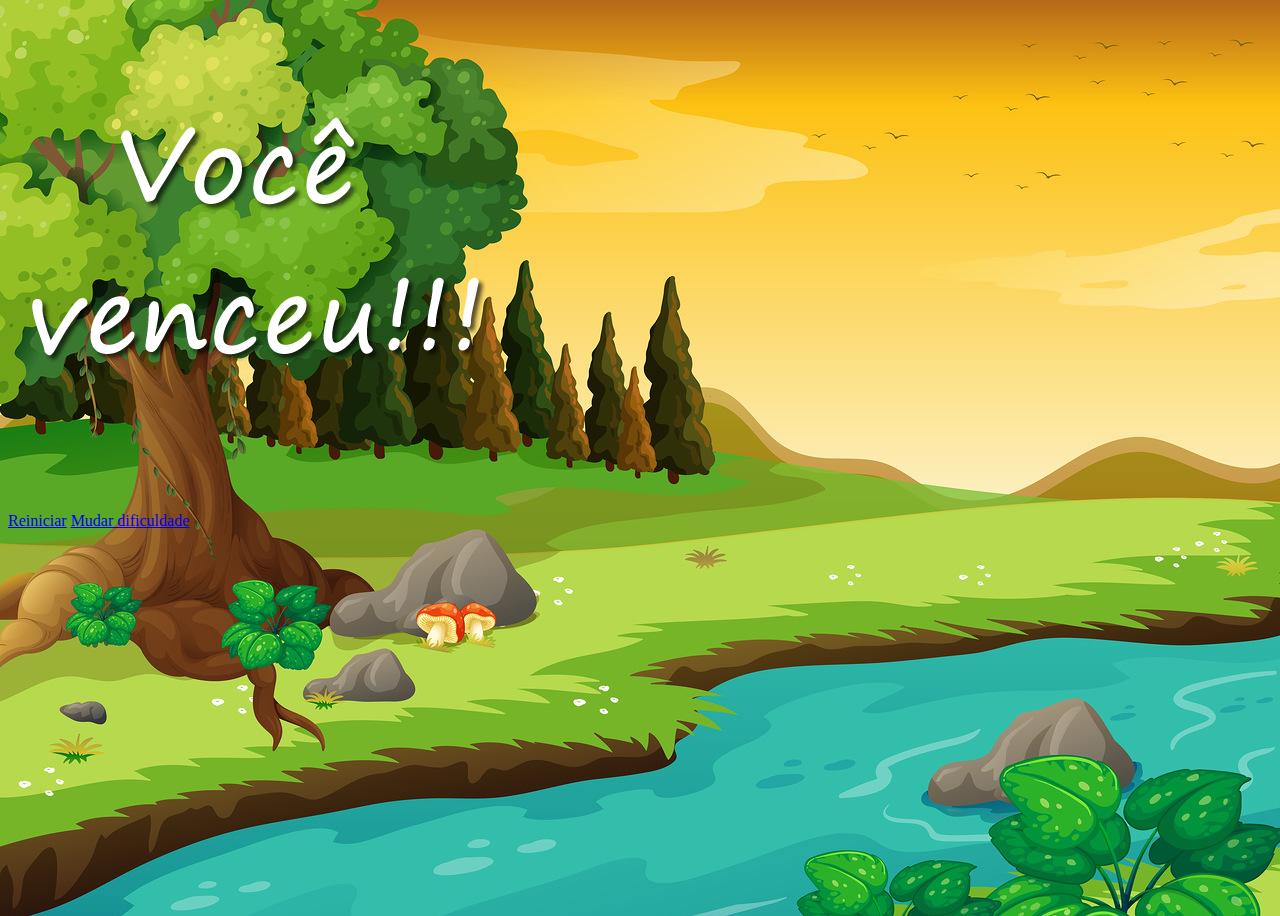
<file: Javascript/Exercício 12 - Mata Mosquito/you_win.html>
<!doctype html>
<html lang="pt-br">
  <head>
    <!-- Required meta tags -->
    <meta charset="utf-8">
    <meta name="viewport" content="width=device-width, initial-scale=1, shrink-to-fit=no">

    <!-- Bootstrap CSS -->
    <link rel="stylesheet" href="https://cdn.jsdelivr.net/npm/bootstrap@4.6.0/dist/css/bootstrap.min.css" integrity="sha384-B0vP5xmATw1+K9KRQjQERJvTumQW0nPEzvF6L/Z6nronJ3oUOFUFpCjEUQouq2+l" crossorigin="anonymous">

    <!-- CSS Externo -->
    <link rel="stylesheet" href="css/style.css">

    <title>Mata Mosquito</title>
  </head>
  <body id="principal">

    <div class="container d-flex justify-content-center flex-column align-items-center">
        <div class="box-mosquito">
            <img src="img/vitoria.png" alt="">
        </div>
        <div >
          <a class="btn btn-dark btn-lg mt-2" href="game_page.html">Reiniciar</a>
          <a class="btn btn-dark btn-lg mt-2" href="index.html">Mudar dificuldade</a>
        </div>
    </div>

    <!-- Optional JavaScript; choose one of the two! -->

    <!-- Option 1: jQuery and Bootstrap Bundle (includes Popper) -->
    <script src="https://code.jquery.com/jquery-3.5.1.slim.min.js" integrity="sha384-DfXdz2htPH0lsSSs5nCTpuj/zy4C+OGpamoFVy38MVBnE+IbbVYUew+OrCXaRkfj" crossorigin="anonymous"></script>
    <script src="https://cdn.jsdelivr.net/npm/bootstrap@4.6.0/dist/js/bootstrap.bundle.min.js" integrity="sha384-Piv4xVNRyMGpqkS2by6br4gNJ7DXjqk09RmUpJ8jgGtD7zP9yug3goQfGII0yAns" crossorigin="anonymous"></script>

    <!-- Option 2: Separate Popper and Bootstrap JS -->
    <!--
    <script src="https://code.jquery.com/jquery-3.5.1.slim.min.js" integrity="sha384-DfXdz2htPH0lsSSs5nCTpuj/zy4C+OGpamoFVy38MVBnE+IbbVYUew+OrCXaRkfj" crossorigin="anonymous"></script>
    <script src="https://cdn.jsdelivr.net/npm/popper.js@1.16.1/dist/umd/popper.min.js" integrity="sha384-9/reFTGAW83EW2RDu2S0VKaIzap3H66lZH81PoYlFhbGU+6BZp6G7niu735Sk7lN" crossorigin="anonymous"></script>
    <script src="https://cdn.jsdelivr.net/npm/bootstrap@4.6.0/dist/js/bootstrap.min.js" integrity="sha384-+YQ4JLhjyBLPDQt//I+STsc9iw4uQqACwlvpslubQzn4u2UU2UFM80nGisd026JF" crossorigin="anonymous"></script>
    -->
  </body>
</html>
</file>
<file: Javascript/Exercício 12 - Mata Mosquito/css/style.css>
* {
  -webkit-box-sizing: border-box;
          box-sizing: border-box;
}

#principal {
  cursor: url("../img/mata_mosca.png"), auto;
  height: 100vh;
  background-image: url("../img/bg.jpg");
  background-repeat: no-repeat;
  background-size: cover;
}

#principal #level {
  cursor: pointer;
}

#principal .btn {
  cursor: pointer;
}

#game {
  cursor: url("../img/mata_mosca.png"), auto;
  height: 100vh;
  background-image: url("../img/bg.jpg");
  background-repeat: no-repeat;
  background-size: cover;
}

#game #level {
  cursor: pointer;
}

#game img {
  position: absolute;
  height: 500px;
  width: 500px;
}

#game .painel {
  background-color: white;
  position: absolute;
  bottom: 0;
  left: 0;
  padding: 10px;
}

#game .painel .vidas {
  display: -webkit-box;
  display: -ms-flexbox;
  display: flex;
  -ms-flex-pack: distribute;
      justify-content: space-around;
  height: 28px;
  margin-bottom: 5px;
}

#game .painel .vidas img {
  width: 30px;
  height: 28px;
  position: static;
}
/*# sourceMappingURL=style.css.map */
</file>
